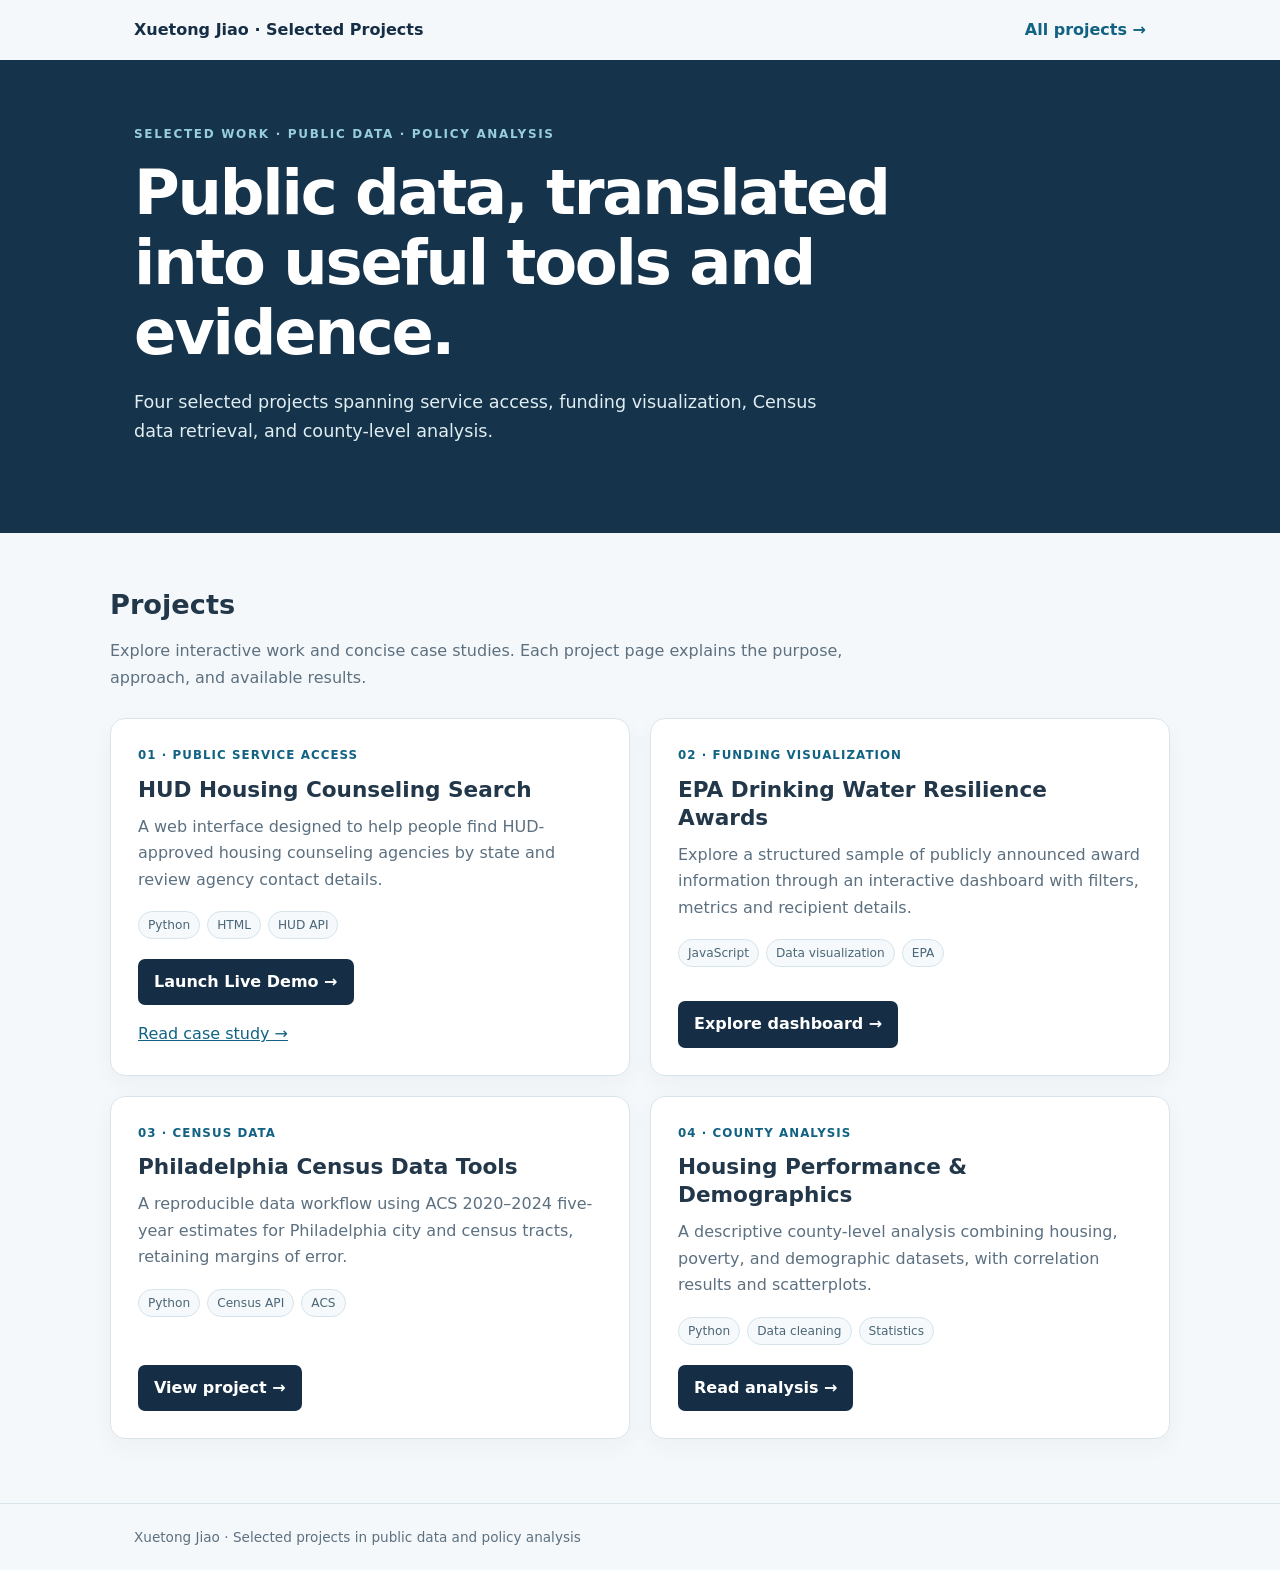
<file: index.html>
<!doctype html><html lang="en"><head><meta charset="utf-8"><meta name="viewport" content="width=device-width,initial-scale=1"><meta name="description" content="Selected work in public data and policy analysis"><title>Selected Projects | Xuetong Jiao</title><link rel="stylesheet" href="assets/style.css"></head><body><div class="shell"><nav class="nav"><a class="brand" href="index.html">Xuetong Jiao · Selected Projects</a><a href="index.html">All projects →</a></nav></div><header class="hero"><div class="shell"><div class="eyebrow">Selected work · Public data · Policy analysis</div><h1>Public data, translated into useful tools and evidence.</h1><p>Four selected projects spanning service access, funding visualization, Census data retrieval, and county-level analysis.</p></div></header><main class="shell section"><h2>Projects</h2><p class="lede">Explore interactive work and concise case studies. Each project page explains the purpose, approach, and available results.</p><section class="grid" aria-label="Projects"><article class="card"><div class="tag">01 · Public service access</div><h3>HUD Housing Counseling Search</h3><p>A web interface designed to help people find HUD-approved housing counseling agencies by state and review agency contact details.</p><div class="pills"><span class="pill">Python</span><span class="pill">HTML</span><span class="pill">HUD API</span></div><a class="action" href="https://hud-housing-counseling-demo.onrender.com/" target="_blank" rel="noopener noreferrer">Launch Live Demo →</a><a class="subaction" href="projects/hud-housing-search/index.html">Read case study →</a></article><article class="card"><div class="tag">02 · Funding visualization</div><h3>EPA Drinking Water Resilience Awards</h3><p>Explore a structured sample of publicly announced award information through an interactive dashboard with filters, metrics and recipient details.</p><div class="pills"><span class="pill">JavaScript</span><span class="pill">Data visualization</span><span class="pill">EPA</span></div><a class="action" href="projects/epa-awards-dashboard/index.html">Explore dashboard →</a></article><article class="card"><div class="tag">03 · Census data</div><h3>Philadelphia Census Data Tools</h3><p>A reproducible data workflow using ACS 2020–2024 five-year estimates for Philadelphia city and census tracts, retaining margins of error.</p><div class="pills"><span class="pill">Python</span><span class="pill">Census API</span><span class="pill">ACS</span></div><a class="action" href="projects/philadelphia-census/index.html">View project →</a></article><article class="card"><div class="tag">04 · County analysis</div><h3>Housing Performance & Demographics</h3><p>A descriptive county-level analysis combining housing, poverty, and demographic datasets, with correlation results and scatterplots.</p><div class="pills"><span class="pill">Python</span><span class="pill">Data cleaning</span><span class="pill">Statistics</span></div><a class="action" href="projects/county-data-analysis/index.html">Read analysis →</a></article></section></main><footer><div class="shell">Xuetong Jiao · Selected projects in public data and policy analysis</div></footer></body></html>
</file>
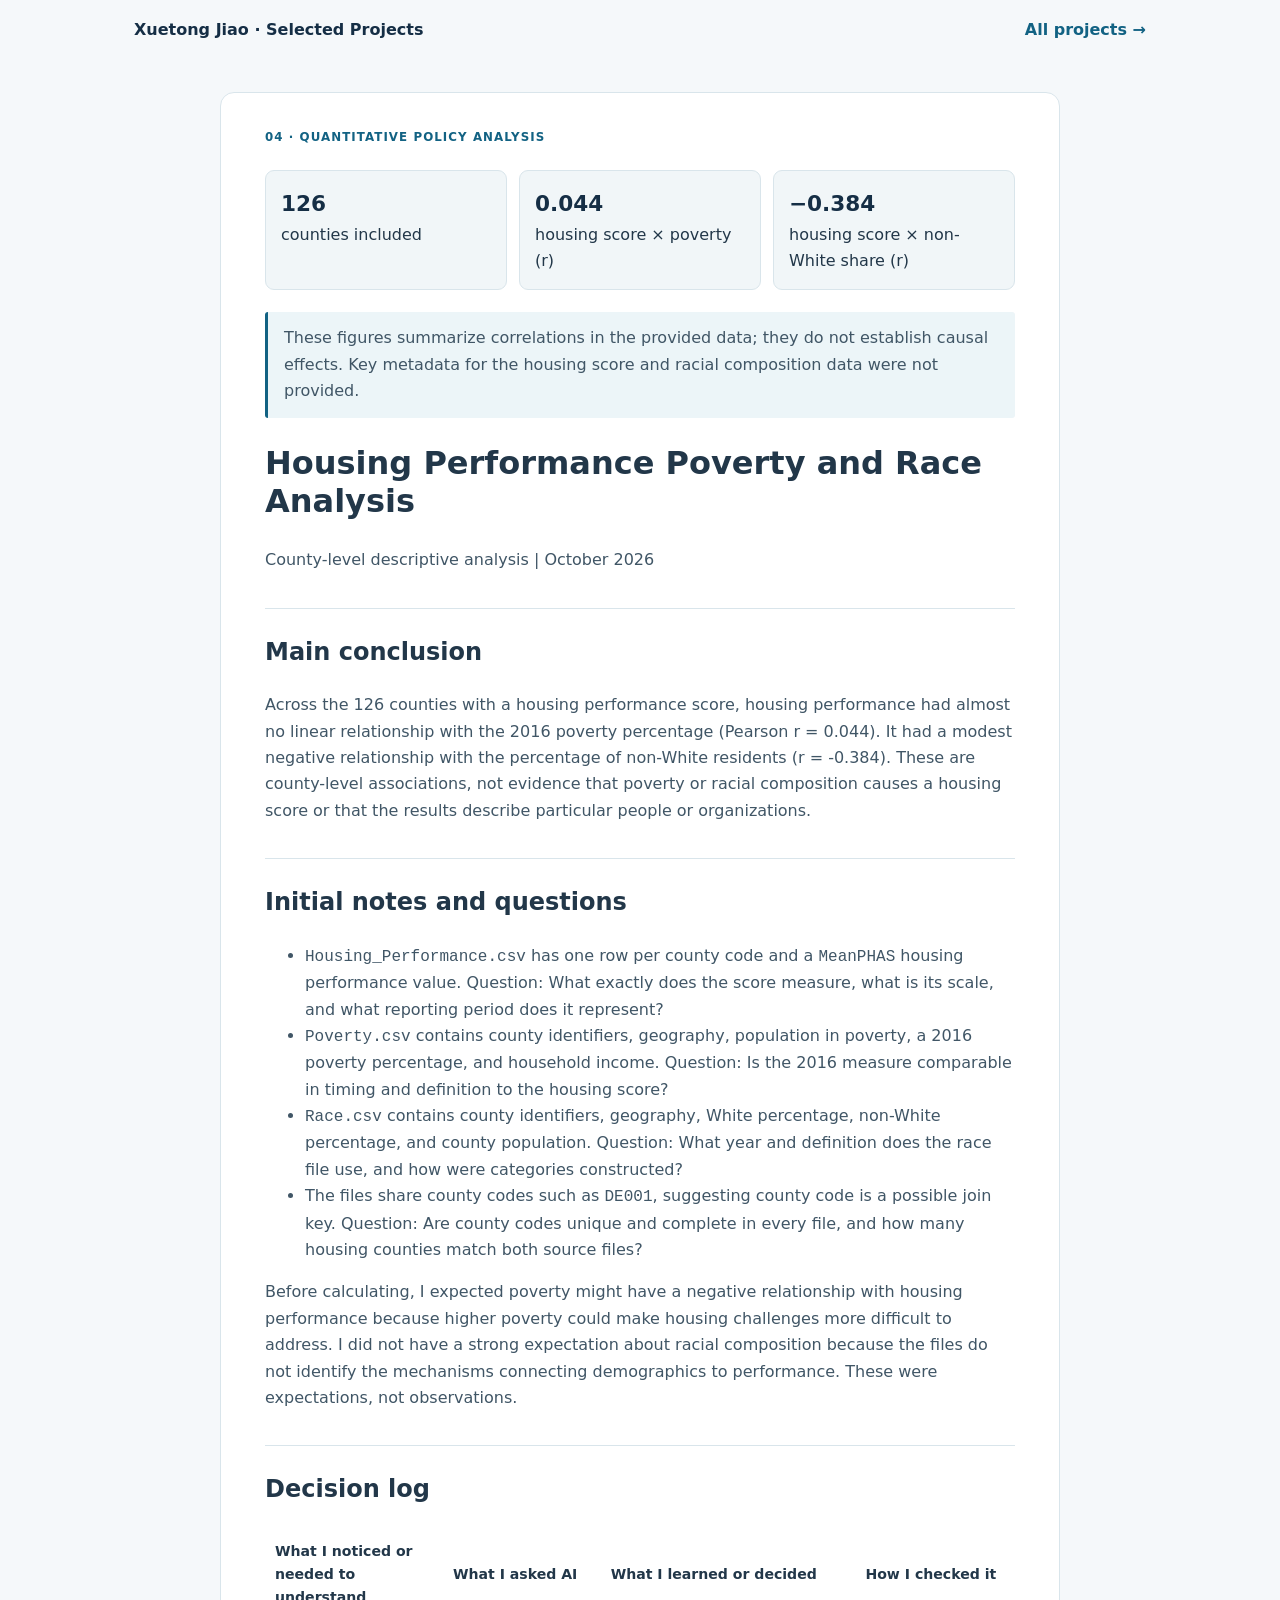
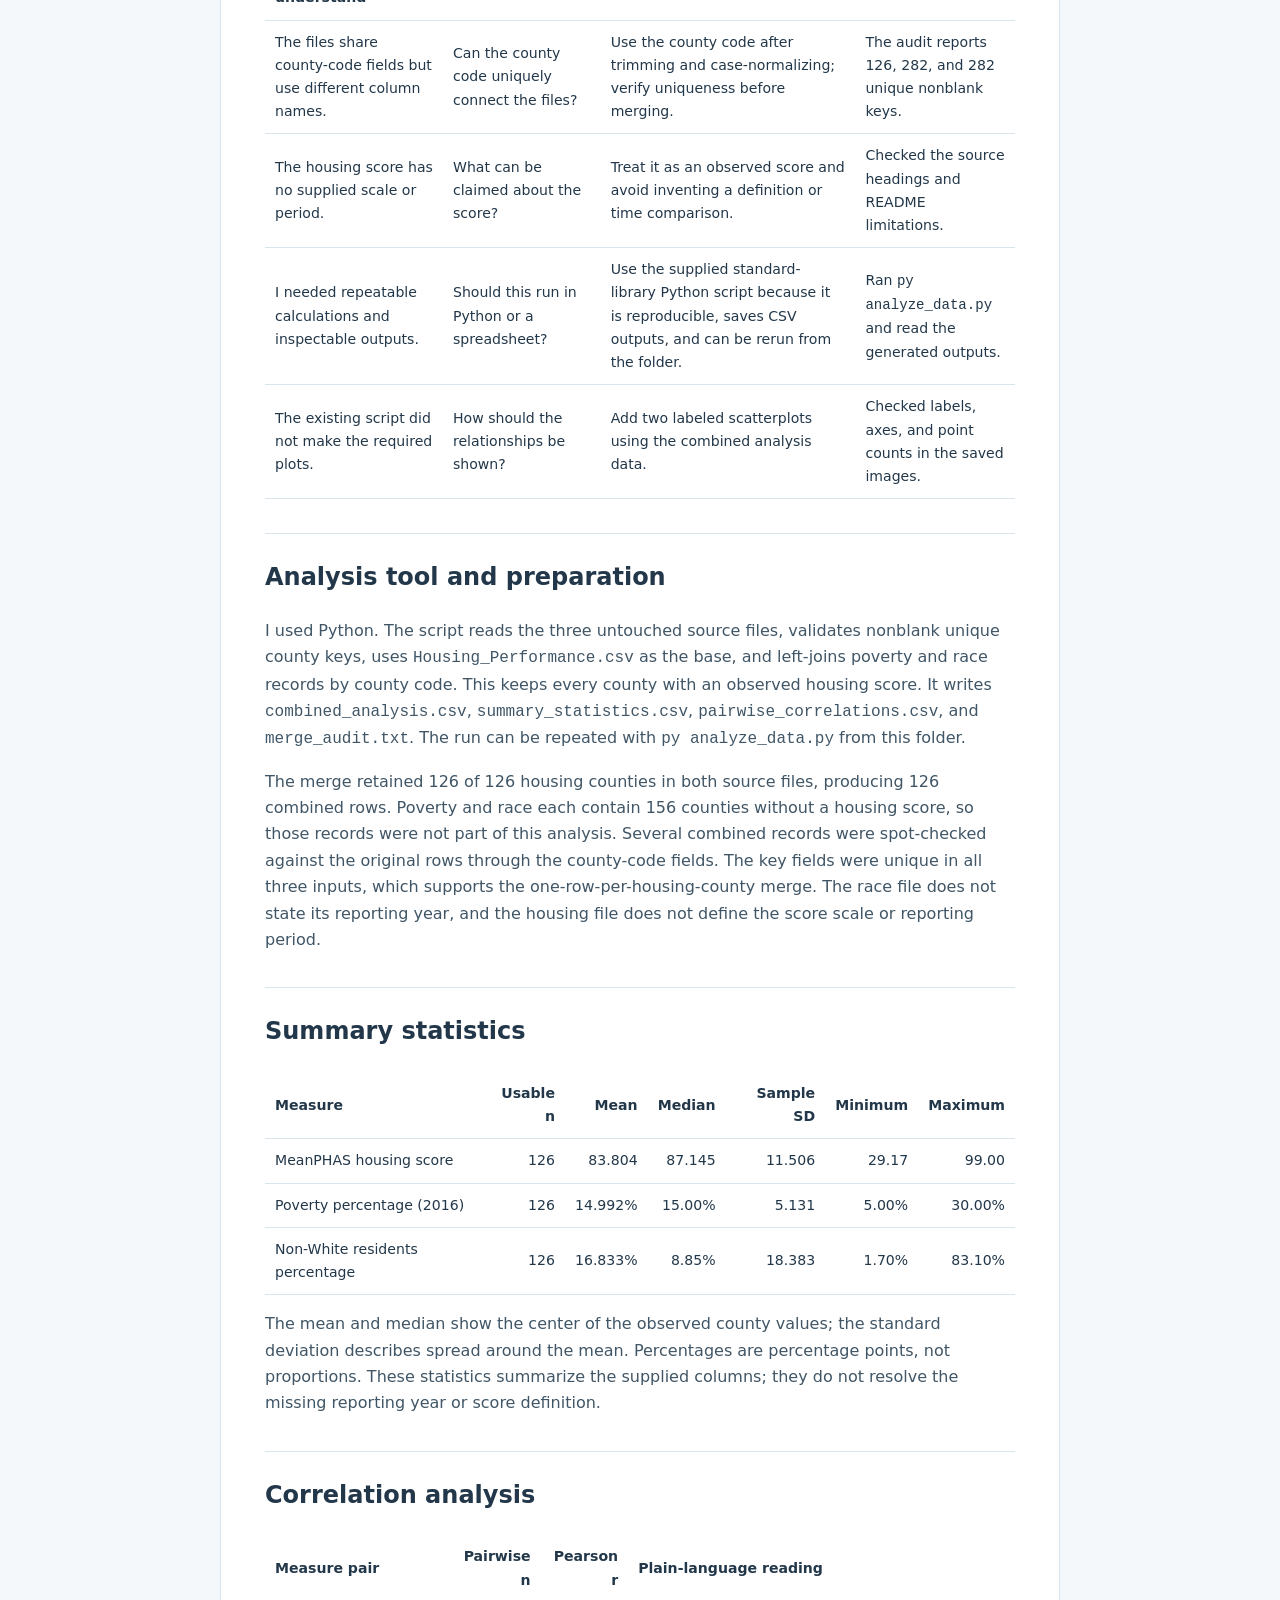
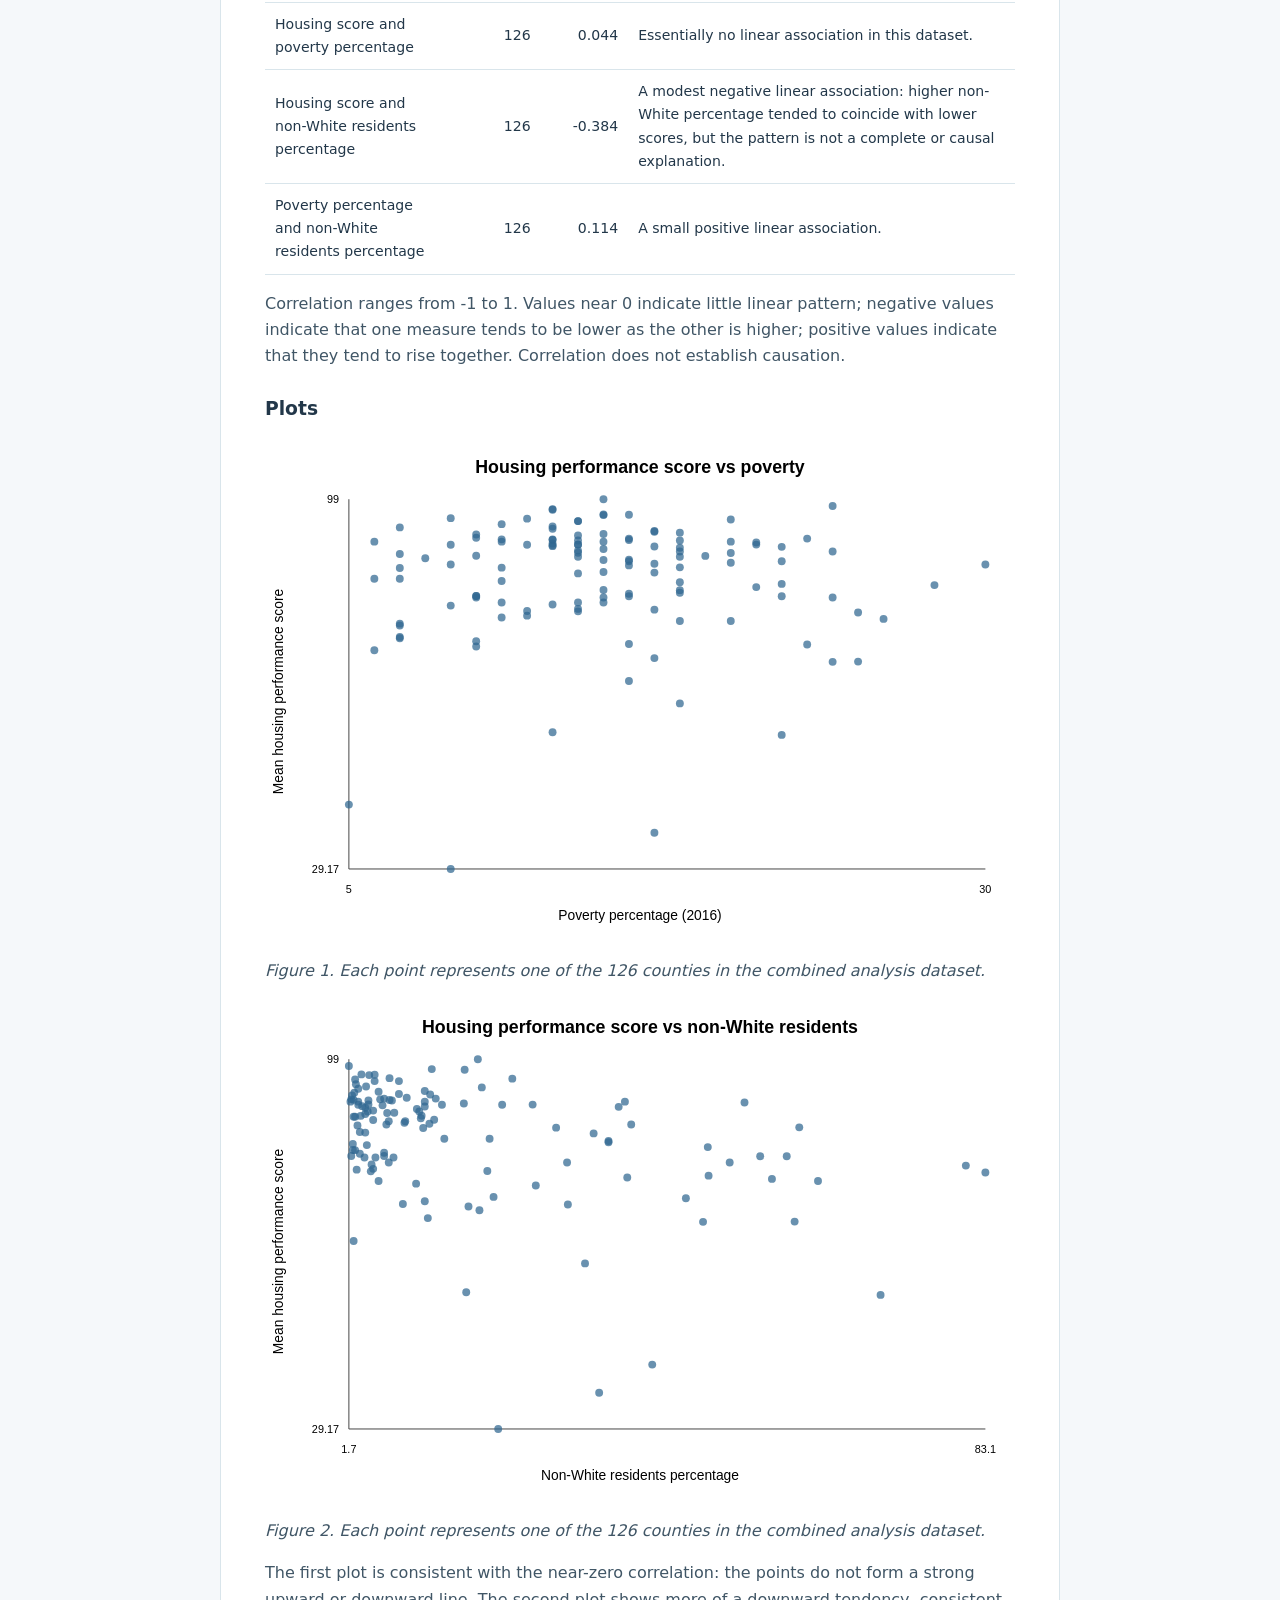
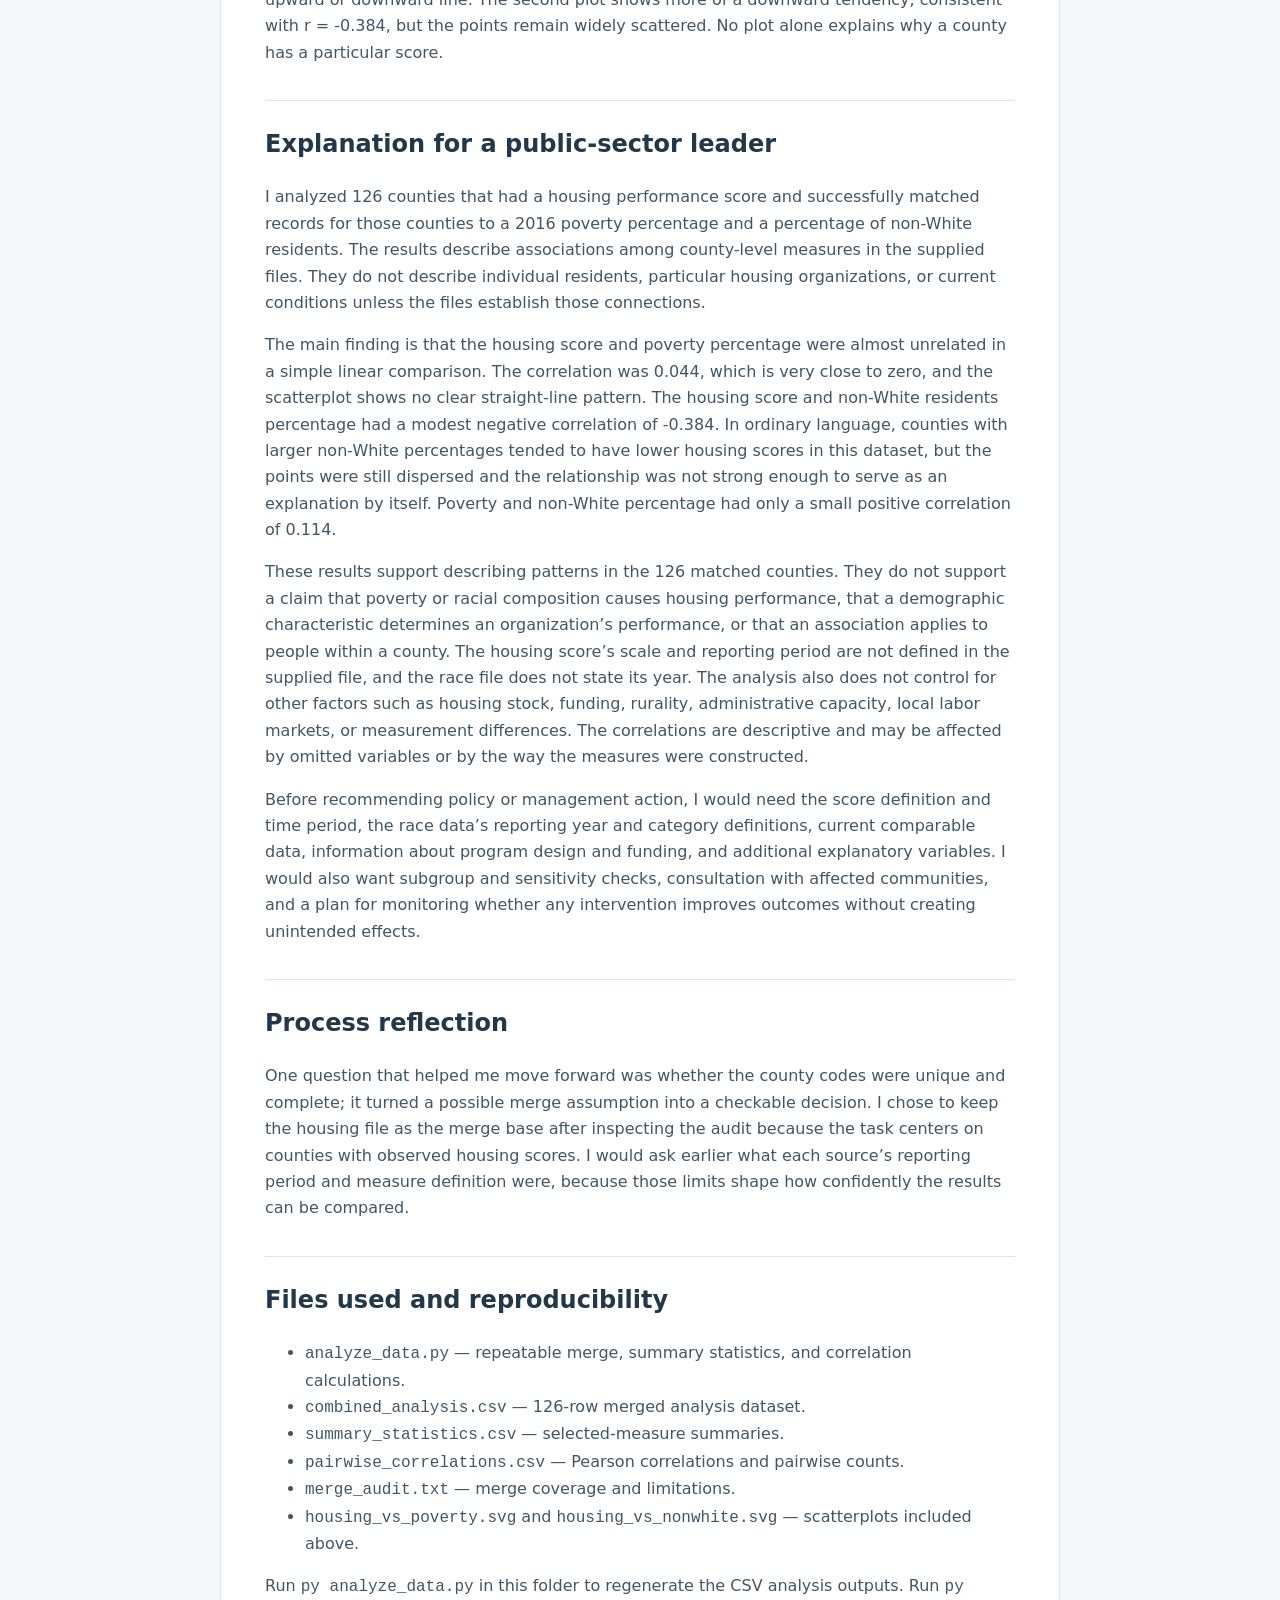
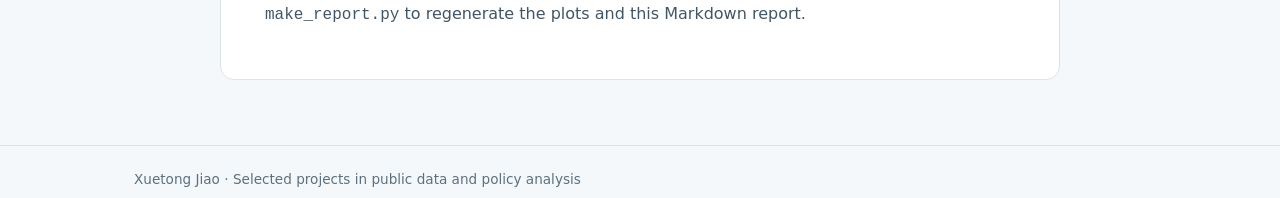
<file: projects/county-data-analysis/index.html>
<!doctype html><html lang="en"><head><meta charset="utf-8"><meta name="viewport" content="width=device-width,initial-scale=1"><meta name="description" content="Selected work in public data and policy analysis"><title>County Housing &amp; Demographic Analysis | Xuetong Jiao</title><link rel="stylesheet" href="../../assets/style.css"></head><body><div class="shell"><nav class="nav"><a class="brand" href="../../index.html">Xuetong Jiao · Selected Projects</a><a href="../../index.html">All projects →</a></nav></div><main class="shell"><article class="content"><div class="tag">04 · Quantitative policy analysis</div><div class="statgrid"><div class="stat"><strong>126</strong>counties included</div><div class="stat"><strong>0.044</strong>housing score × poverty (r)</div><div class="stat"><strong>−0.384</strong>housing score × non-White share (r)</div></div><p class="note">These figures summarize correlations in the provided data; they do not establish causal effects. Key metadata for the housing score and racial composition data were not provided.</p><h1>Housing Performance Poverty and Race Analysis</h1>
<p>County-level descriptive analysis | October 2026</p>
<h2>Main conclusion</h2>
<p>Across the 126 counties with a housing performance score, housing performance had almost no linear relationship with the 2016 poverty percentage (Pearson r = 0.044). It had a modest negative relationship with the percentage of non-White residents (r = -0.384). These are county-level associations, not evidence that poverty or racial composition causes a housing score or that the results describe particular people or organizations.</p>
<h2>Initial notes and questions</h2>
<ul>
<li><code>Housing_Performance.csv</code> has one row per county code and a <code>MeanPHAS</code> housing performance value. Question: What exactly does the score measure, what is its scale, and what reporting period does it represent?</li>
<li><code>Poverty.csv</code> contains county identifiers, geography, population in poverty, a 2016 poverty percentage, and household income. Question: Is the 2016 measure comparable in timing and definition to the housing score?</li>
<li><code>Race.csv</code> contains county identifiers, geography, White percentage, non-White percentage, and county population. Question: What year and definition does the race file use, and how were categories constructed?</li>
<li>The files share county codes such as <code>DE001</code>, suggesting county code is a possible join key. Question: Are county codes unique and complete in every file, and how many housing counties match both source files?</li>
</ul>
<p>Before calculating, I expected poverty might have a negative relationship with housing performance because higher poverty could make housing challenges more difficult to address. I did not have a strong expectation about racial composition because the files do not identify the mechanisms connecting demographics to performance. These were expectations, not observations.</p>
<h2>Decision log</h2>
<table>
<thead>
<tr>
  <th>What I noticed or needed to understand</th>
  <th>What I asked AI</th>
  <th>What I learned or decided</th>
  <th>How I checked it</th>
</tr>
</thead>
<tbody>
<tr>
  <td>The files share county-code fields but use different column names.</td>
  <td>Can the county code uniquely connect the files?</td>
  <td>Use the county code after trimming and case-normalizing; verify uniqueness before merging.</td>
  <td>The audit reports 126, 282, and 282 unique nonblank keys.</td>
</tr>
<tr>
  <td>The housing score has no supplied scale or period.</td>
  <td>What can be claimed about the score?</td>
  <td>Treat it as an observed score and avoid inventing a definition or time comparison.</td>
  <td>Checked the source headings and README limitations.</td>
</tr>
<tr>
  <td>I needed repeatable calculations and inspectable outputs.</td>
  <td>Should this run in Python or a spreadsheet?</td>
  <td>Use the supplied standard-library Python script because it is reproducible, saves CSV outputs, and can be rerun from the folder.</td>
  <td>Ran <code>py analyze_data.py</code> and read the generated outputs.</td>
</tr>
<tr>
  <td>The existing script did not make the required plots.</td>
  <td>How should the relationships be shown?</td>
  <td>Add two labeled scatterplots using the combined analysis data.</td>
  <td>Checked labels, axes, and point counts in the saved images.</td>
</tr>
</tbody>
</table>
<h2>Analysis tool and preparation</h2>
<p>I used Python. The script reads the three untouched source files, validates nonblank unique county keys, uses <code>Housing_Performance.csv</code> as the base, and left-joins poverty and race records by county code. This keeps every county with an observed housing score. It writes <code>combined_analysis.csv</code>, <code>summary_statistics.csv</code>, <code>pairwise_correlations.csv</code>, and <code>merge_audit.txt</code>. The run can be repeated with <code>py analyze_data.py</code> from this folder.</p>
<p>The merge retained 126 of 126 housing counties in both source files, producing 126 combined rows. Poverty and race each contain 156 counties without a housing score, so those records were not part of this analysis. Several combined records were spot-checked against the original rows through the county-code fields. The key fields were unique in all three inputs, which supports the one-row-per-housing-county merge. The race file does not state its reporting year, and the housing file does not define the score scale or reporting period.</p>
<h2>Summary statistics</h2>
<table>
<thead>
<tr>
  <th>Measure</th>
  <th style="text-align:right">Usable n</th>
  <th style="text-align:right">Mean</th>
  <th style="text-align:right">Median</th>
  <th style="text-align:right">Sample SD</th>
  <th style="text-align:right">Minimum</th>
  <th style="text-align:right">Maximum</th>
</tr>
</thead>
<tbody>
<tr>
  <td>MeanPHAS housing score</td>
  <td style="text-align:right">126</td>
  <td style="text-align:right">83.804</td>
  <td style="text-align:right">87.145</td>
  <td style="text-align:right">11.506</td>
  <td style="text-align:right">29.17</td>
  <td style="text-align:right">99.00</td>
</tr>
<tr>
  <td>Poverty percentage (2016)</td>
  <td style="text-align:right">126</td>
  <td style="text-align:right">14.992%</td>
  <td style="text-align:right">15.00%</td>
  <td style="text-align:right">5.131</td>
  <td style="text-align:right">5.00%</td>
  <td style="text-align:right">30.00%</td>
</tr>
<tr>
  <td>Non-White residents percentage</td>
  <td style="text-align:right">126</td>
  <td style="text-align:right">16.833%</td>
  <td style="text-align:right">8.85%</td>
  <td style="text-align:right">18.383</td>
  <td style="text-align:right">1.70%</td>
  <td style="text-align:right">83.10%</td>
</tr>
</tbody>
</table>
<p>The mean and median show the center of the observed county values; the standard deviation describes spread around the mean. Percentages are percentage points, not proportions. These statistics summarize the supplied columns; they do not resolve the missing reporting year or score definition.</p>
<h2>Correlation analysis</h2>
<table>
<thead>
<tr>
  <th>Measure pair</th>
  <th style="text-align:right">Pairwise n</th>
  <th style="text-align:right">Pearson r</th>
  <th>Plain-language reading</th>
</tr>
</thead>
<tbody>
<tr>
  <td>Housing score and poverty percentage</td>
  <td style="text-align:right">126</td>
  <td style="text-align:right">0.044</td>
  <td>Essentially no linear association in this dataset.</td>
</tr>
<tr>
  <td>Housing score and non-White residents percentage</td>
  <td style="text-align:right">126</td>
  <td style="text-align:right">-0.384</td>
  <td>A modest negative linear association: higher non-White percentage tended to coincide with lower scores, but the pattern is not a complete or causal explanation.</td>
</tr>
<tr>
  <td>Poverty percentage and non-White residents percentage</td>
  <td style="text-align:right">126</td>
  <td style="text-align:right">0.114</td>
  <td>A small positive linear association.</td>
</tr>
</tbody>
</table>
<p>Correlation ranges from -1 to 1. Values near 0 indicate little linear pattern; negative values indicate that one measure tends to be lower as the other is higher; positive values indicate that they tend to rise together. Correlation does not establish causation.</p>
<h3>Plots</h3>
<p><img src="housing_vs_poverty.svg" alt="Housing performance score versus poverty percentage" /></p>
<p><em>Figure 1. Each point represents one of the 126 counties in the combined analysis dataset.</em></p>
<p><img src="housing_vs_nonwhite.svg" alt="Housing performance score versus non-White residents percentage" /></p>
<p><em>Figure 2. Each point represents one of the 126 counties in the combined analysis dataset.</em></p>
<p>The first plot is consistent with the near-zero correlation: the points do not form a strong upward or downward line. The second plot shows more of a downward tendency, consistent with r = -0.384, but the points remain widely scattered. No plot alone explains why a county has a particular score.</p>
<h2>Explanation for a public-sector leader</h2>
<p>I analyzed 126 counties that had a housing performance score and successfully matched records for those counties to a 2016 poverty percentage and a percentage of non-White residents. The results describe associations among county-level measures in the supplied files. They do not describe individual residents, particular housing organizations, or current conditions unless the files establish those connections.</p>
<p>The main finding is that the housing score and poverty percentage were almost unrelated in a simple linear comparison. The correlation was 0.044, which is very close to zero, and the scatterplot shows no clear straight-line pattern. The housing score and non-White residents percentage had a modest negative correlation of -0.384. In ordinary language, counties with larger non-White percentages tended to have lower housing scores in this dataset, but the points were still dispersed and the relationship was not strong enough to serve as an explanation by itself. Poverty and non-White percentage had only a small positive correlation of 0.114.</p>
<p>These results support describing patterns in the 126 matched counties. They do not support a claim that poverty or racial composition causes housing performance, that a demographic characteristic determines an organization’s performance, or that an association applies to people within a county. The housing score’s scale and reporting period are not defined in the supplied file, and the race file does not state its year. The analysis also does not control for other factors such as housing stock, funding, rurality, administrative capacity, local labor markets, or measurement differences. The correlations are descriptive and may be affected by omitted variables or by the way the measures were constructed.</p>
<p>Before recommending policy or management action, I would need the score definition and time period, the race data’s reporting year and category definitions, current comparable data, information about program design and funding, and additional explanatory variables. I would also want subgroup and sensitivity checks, consultation with affected communities, and a plan for monitoring whether any intervention improves outcomes without creating unintended effects.</p>
<h2>Process reflection</h2>
<p>One question that helped me move forward was whether the county codes were unique and complete; it turned a possible merge assumption into a checkable decision. I chose to keep the housing file as the merge base after inspecting the audit because the task centers on counties with observed housing scores. I would ask earlier what each source’s reporting period and measure definition were, because those limits shape how confidently the results can be compared.</p>
<h2>Files used and reproducibility</h2>
<ul>
<li><code>analyze_data.py</code> — repeatable merge, summary statistics, and correlation calculations.</li>
<li><code>combined_analysis.csv</code> — 126-row merged analysis dataset.</li>
<li><code>summary_statistics.csv</code> — selected-measure summaries.</li>
<li><code>pairwise_correlations.csv</code> — Pearson correlations and pairwise counts.</li>
<li><code>merge_audit.txt</code> — merge coverage and limitations.</li>
<li><code>housing_vs_poverty.svg</code> and <code>housing_vs_nonwhite.svg</code> — scatterplots included above.</li>
</ul>
<p>Run <code>py analyze_data.py</code> in this folder to regenerate the CSV analysis outputs. Run <code>py make_report.py</code> to regenerate the plots and this Markdown report.</p>
</article></main><footer><div class="shell">Xuetong Jiao · Selected projects in public data and policy analysis</div></footer></body></html>
</file>
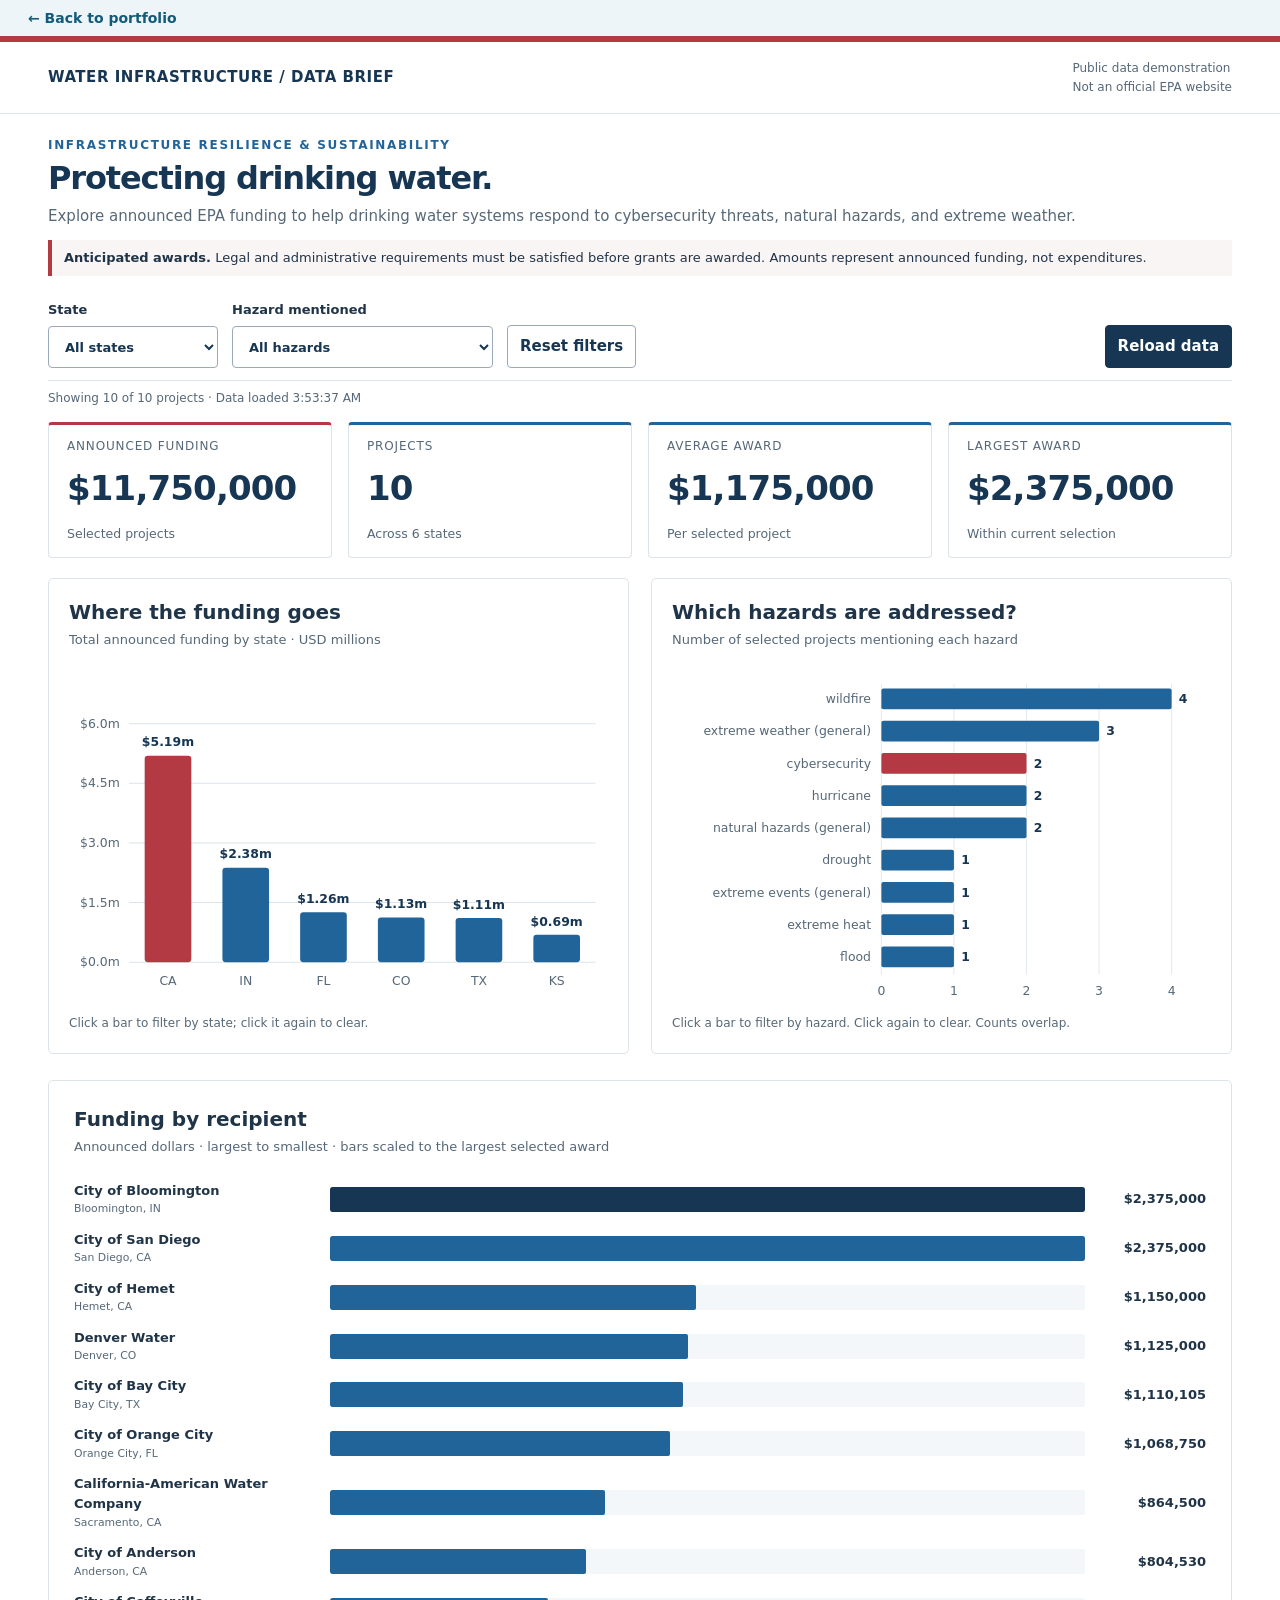
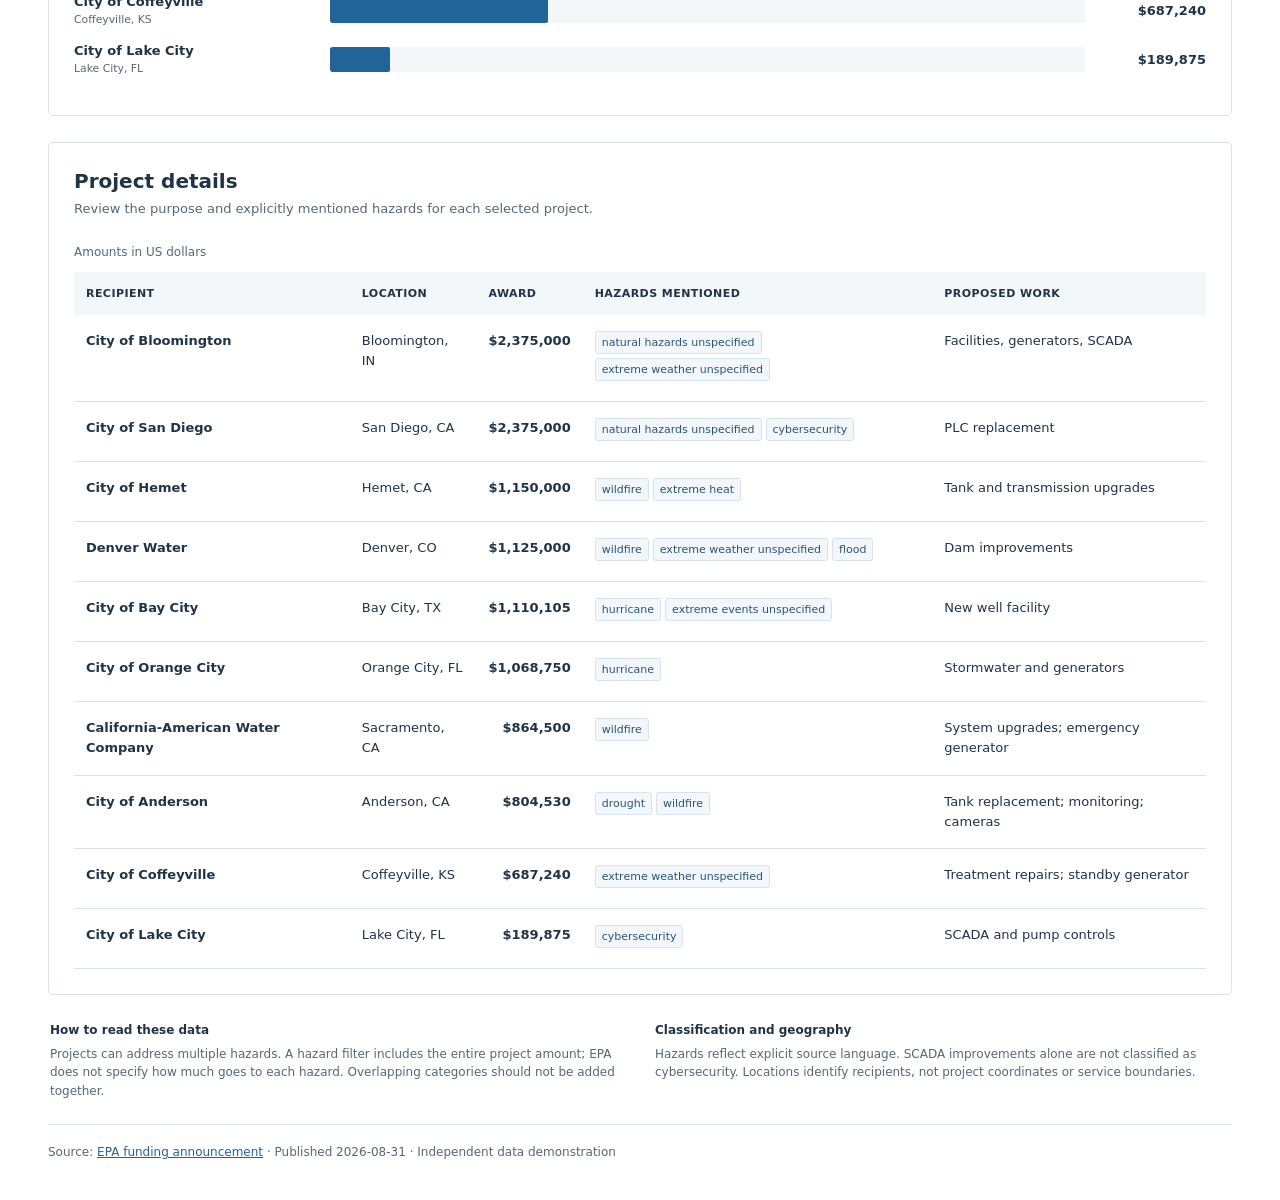
<file: projects/epa-awards-dashboard/index.html>
<!doctype html>
<html lang="en">
<head>
<meta charset="utf-8">
<meta name="viewport" content="width=device-width, initial-scale=1">
<title>Drinking Water Resilience | Award Dashboard</title>
<style>
:root{--navy:#163653;--blue:#21649a;--red:#b33942;--ink:#203448;--muted:#566878;--line:#dce3e9;--pale:#f4f7fa}*{box-sizing:border-box}body{margin:0;background:#fff;color:var(--ink);font:15px/1.55 system-ui,-apple-system,"Segoe UI",sans-serif}.top{border-top:6px solid var(--red);border-bottom:1px solid var(--line)}.top-inner{max-width:1240px;margin:auto;padding:17px 28px;display:flex;justify-content:space-between;gap:16px;align-items:center}.brand{font-weight:750;color:var(--navy);letter-spacing:.035em}.tag{font-size:12px;color:var(--muted)}main{max-width:1240px;margin:auto;padding:38px 28px}h1{font-size:clamp(30px,4vw,44px);letter-spacing:-.035em;line-height:1.15;margin:8px 0 15px;color:var(--navy)}h2{font-size:20px;line-height:1.3;margin:0 0 5px}.eyebrow{font-size:12px;font-weight:750;letter-spacing:.14em;color:var(--blue);text-transform:uppercase}.intro{max-width:760px;color:var(--muted);margin:0 0 20px}.notice{border-left:4px solid var(--red);background:#faf5f5;padding:12px 16px;font-size:13px;margin:22px 0}.controls{display:flex;align-items:end;gap:14px;flex-wrap:wrap;padding:20px 0;border-bottom:1px solid var(--line)}label{display:grid;gap:6px;font-weight:650;font-size:13px}select,button{font:inherit;border:1px solid #9aaaba;border-radius:4px;min-height:42px;padding:9px 12px;background:white;color:var(--navy)}select{min-width:170px;max-width:100%}button{cursor:pointer;font-weight:650}button:hover{background:var(--pale)}button.primary{background:var(--navy);color:white;border-color:var(--navy)}button:disabled{opacity:.6;cursor:wait}:focus-visible{outline:3px solid #c9474f;outline-offset:3px}.reload{margin-left:auto}.status{font-size:12px;color:var(--muted);margin:12px 0 22px}.metrics{display:grid;grid-template-columns:repeat(4,1fr);gap:16px;margin-bottom:26px}.metric{border:1px solid var(--line);border-top:3px solid var(--blue);padding:21px 20px;border-radius:4px}.metric:first-child{border-top-color:var(--red)}.metric-label{font-size:12px;text-transform:uppercase;letter-spacing:.07em;color:var(--muted)}.value{font-size:clamp(23px,2.7vw,34px);font-weight:750;color:var(--navy);margin:7px 0;letter-spacing:-.025em}.metric small{color:var(--muted)}.panel{border:1px solid var(--line);border-radius:5px;padding:25px;margin-bottom:26px}.sub{font-size:13px;color:var(--muted);margin:0 0 24px}.bar-row{display:grid;grid-template-columns:240px minmax(40px,1fr) 105px;gap:16px;align-items:center;margin:16px 0;font-size:13px}.bar-label{font-weight:600}.bar-label small{display:block;font-weight:400;color:var(--muted)}.track{height:18px;background:var(--pale);border-radius:2px;overflow:hidden}.fill{height:100%;background:var(--blue);border-radius:2px}.bar-row:first-child .fill{background:var(--navy)}.amount{text-align:right;font-variant-numeric:tabular-nums;font-weight:650}.table-wrap{overflow-x:auto}table{width:100%;border-collapse:collapse;font-size:13px;text-align:left}th{background:var(--pale);font-size:11px;text-transform:uppercase;letter-spacing:.04em;padding:13px 12px;white-space:nowrap}td{padding:16px 12px;border-bottom:1px solid var(--line);vertical-align:top}td:first-child{font-weight:650;min-width:170px}td:last-child{min-width:170px}.chip{display:inline-block;border:1px solid #d5e3ef;border-radius:3px;background:#f3f7fb;color:#285573;font-size:11px;padding:2px 6px;margin:0 4px 4px 0}.foot{display:grid;grid-template-columns:1fr 1fr;gap:30px;color:var(--muted);font-size:12px;padding:0 2px 24px}.foot strong{display:block;color:var(--ink);margin-bottom:5px}a{color:var(--blue)}.error{background:#fff1f1;border:1px solid var(--red);padding:16px;margin:20px 0}.empty{padding:28px;color:var(--muted);text-align:center}[hidden]{display:none!important}footer{border-top:1px solid var(--line);padding-top:18px;font-size:12px;color:var(--muted)}@media(max-width:800px){.metrics{grid-template-columns:repeat(2,1fr)}.bar-row{grid-template-columns:170px minmax(25px,1fr) 95px;gap:9px}.top-inner{align-items:start}.tag{max-width:170px;text-align:right}}@media(max-width:540px){main{padding:25px 16px}.top-inner{padding:14px 16px}.brand{font-size:12px}.metric{padding:15px 12px}.panel{padding:18px 12px}.bar-row{grid-template-columns:1fr 95px}.bar-label{grid-column:1 / -1}.track{height:14px}.foot{grid-template-columns:1fr;gap:16px}.reload{margin-left:0}label{width:100%}.value{font-size:24px}}
.chart-grid{display:grid;grid-template-columns:1fr 1fr;gap:22px}.chart-grid .panel{min-width:0;padding:20px}.chart-svg{display:block;width:100%;height:auto}.chart-svg text{font-family:system-ui,sans-serif;fill:var(--muted);font-size:12px}.chart-svg .chart-value{font-weight:700;fill:var(--navy)}main{padding-top:22px}h1{font-size:32px;margin:5px 0 8px}.intro{margin-bottom:8px;max-width:none}.notice{margin:12px 0;padding:8px 12px}.controls{padding:12px 0}.status{margin:8px 0 14px}.metric{padding:12px 18px}.metrics{margin-bottom:20px}.track{height:25px}.bar-row{margin:12px 0}.chart-note{font-size:12px;color:var(--muted);margin:8px 0 0}@media(max-width:850px){.chart-grid{grid-template-columns:1fr}}
.chart-bar{cursor:pointer;transition:opacity .15s}.chart-bar:hover{opacity:.75}.chart-bar:focus-visible,.chart-bar[aria-pressed="true"]{stroke:#163653;stroke-width:3;outline:none}</style>
</head>
<body><div style="padding:10px 28px;background:#edf5f8;font:14px system-ui,sans-serif"><a href="../../index.html" style="color:#145b7a;text-decoration:none;font-weight:700">← Back to portfolio</a></div>
<header class="top"><div class="top-inner"><div class="brand">WATER INFRASTRUCTURE / DATA BRIEF</div><div class="tag">Public data demonstration<br>Not an official EPA website</div></div></header>
<main>
<div class="eyebrow">Infrastructure resilience &amp; sustainability</div>
<h1>Protecting drinking water.</h1>
<p class="intro">Explore announced EPA funding to help drinking water systems respond to cybersecurity threats, natural hazards, and extreme weather.</p>
<div class="notice"><strong>Anticipated awards.</strong> Legal and administrative requirements must be satisfied before grants are awarded. Amounts represent announced funding, not expenditures.</div>
<section class="controls" aria-label="Filter awards">
<label>State<select id="state"><option value="">All states</option></select></label>
<label>Hazard mentioned<select id="hazard"><option value="">All hazards</option></select></label>
<button id="reset">Reset filters</button><button id="reload" class="primary reload">Reload data</button>
</section>
<p id="status" class="status" role="status" aria-live="polite">Loading dataset…</p>
<div id="error" class="error" role="alert" hidden></div>
<div id="content" hidden>
<section class="metrics" aria-label="Summary of filtered awards">
<div class="metric"><div class="metric-label">Announced funding</div><div class="value" id="total"></div><small>Selected projects</small></div>
<div class="metric"><div class="metric-label">Projects</div><div class="value" id="count"></div><small id="states"></small></div>
<div class="metric"><div class="metric-label">Average award</div><div class="value" id="average"></div><small>Per selected project</small></div>
<div class="metric"><div class="metric-label">Largest award</div><div class="value" id="largest"></div><small>Within current selection</small></div>
</section>
<div class="chart-grid">
<section class="panel"><h2>Where the funding goes</h2><p class="sub">Total announced funding by state · USD millions</p><div id="state-chart"></div><p class="chart-note">Click a bar to filter by state; click it again to clear.</p></section>
<section class="panel"><h2>Which hazards are addressed?</h2><p class="sub">Number of selected projects mentioning each hazard</p><div id="hazard-chart"></div><p class="chart-note">Click a bar to filter by hazard. Click again to clear. Counts overlap.</p></section>
</div>
<section class="panel"><h2>Funding by recipient</h2><p class="sub">Announced dollars · largest to smallest · bars scaled to the largest selected award</p><div id="bars" aria-label="Recipient funding comparison"></div></section>
<section class="panel"><h2>Project details</h2><p class="sub">Review the purpose and explicitly mentioned hazards for each selected project.</p><div class="table-wrap"><table><caption class="tag" style="text-align:left;padding-bottom:10px">Amounts in US dollars</caption><thead><tr><th scope="col">Recipient</th><th scope="col">Location</th><th scope="col">Award</th><th scope="col">Hazards mentioned</th><th scope="col">Proposed work</th></tr></thead><tbody id="rows"></tbody></table></div><p id="empty" class="empty" hidden>No projects match these filters. Reset filters to view all awards.</p></section>
<div class="foot"><div><strong>How to read these data</strong>Projects can address multiple hazards. A hazard filter includes the entire project amount; EPA does not specify how much goes to each hazard. Overlapping categories should not be added together.</div><div><strong>Classification and geography</strong>Hazards reflect explicit source language. SCADA improvements alone are not classified as cybersecurity. Locations identify recipients, not project coordinates or service boundaries.</div></div>
</div>
<footer>Source: <a id="source" href="https://www.epa.gov/newsreleases/epa-announces-1175-million-help-protect-drinking-water-cyberattacks-and-extreme" target="_blank" rel="noopener noreferrer">EPA funding announcement</a><span id="published"></span> · Independent data demonstration</footer>
</main>
<script>
'use strict';
const $ = id => document.getElementById(id);
const dollars = new Intl.NumberFormat('en-US',{style:'currency',currency:'USD',maximumFractionDigits:0});
let awards = [], loadedAt = '';
const names = {CA:'California',CO:'Colorado',FL:'Florida',IN:'Indiana',KS:'Kansas',TX:'Texas'};
function el(tag,text,className){const node=document.createElement(tag);if(text!==undefined)node.textContent=text;if(className)node.className=className;return node;}
function validate(data){
 if(!data || !Array.isArray(data.awards) || !data.metadata)throw new Error('Expected metadata and an awards array.');
 const ids=new Set();
 for(const a of data.awards){
  if(!a || ['award_id','recipient','city','state','purpose'].some(k=>typeof a[k]!=='string'||!a[k].trim()) || !Number.isFinite(a.amount_usd)||a.amount_usd<0 || typeof a.cybersecurity_explicit!=='boolean'||typeof a.natural_hazard_explicit!=='boolean'||!Array.isArray(a.hazards)||a.hazards.some(h=>typeof h!=='string'||!h.trim())||ids.has(a.award_id))throw new Error('Invalid or duplicate award record. Check required fields and numeric amounts.');
  ids.add(a.award_id);
 }
}
function options(id,values,label){const select=$(id),previous=select.value;select.replaceChildren(new Option(label,''));for(const value of values)select.add(new Option(id==='state'?`${names[value]||value} (${value})`:value,value));if(values.includes(previous))select.value=previous;}
function svgNode(tag,attrs,text){const n=document.createElementNS('http://www.w3.org/2000/svg',tag);for(const [k,v] of Object.entries(attrs||{}))n.setAttribute(k,v);if(text!==undefined)n.textContent=text;return n;}
function interactiveBar(bar,filter,key,label){
 bar.classList.add('chart-bar');bar.setAttribute('role','button');bar.setAttribute('tabindex','0');
 const active=$(filter).value===key;
 bar.setAttribute('aria-pressed',String(active));bar.setAttribute('aria-label',`${label}. ${active?'Clear':'Filter by'} ${filter}: ${key}`);
 bar.dataset.filter=filter;bar.dataset.key=key;
 function activate(){
  $(filter).value=$(filter).value===key?'':key;render();
  const replacement=[...document.querySelectorAll('.chart-bar')].find(n=>n.dataset.filter===filter&&n.dataset.key===key);
  if(replacement)replacement.focus();else $(filter).focus();
 }
 bar.addEventListener('click',activate);
 bar.addEventListener('keydown',event=>{if(event.key==='Enter'||event.key===' '){event.preventDefault();activate();}});
}
function charts(selected){
 const stateTotals=new Map(),hazardCounts=new Map();
 for(const a of selected){stateTotals.set(a.state,(stateTotals.get(a.state)||0)+a.amount_usd);for(const h of new Set(a.hazards))hazardCounts.set(h,(hazardCounts.get(h)||0)+1);}
 for(const [id,entries,vertical] of [['state-chart',[...stateTotals].sort((a,b)=>b[1]-a[1]),true],['hazard-chart',[...hazardCounts].sort((a,b)=>b[1]-a[1]||a[0].localeCompare(b[0])),false]]){
  const host=$(id);host.replaceChildren();if(!entries.length){host.append(el('p','No projects match these filters.','empty'));continue;}
  const svg=svgNode('svg',{viewBox:'0 0 520 320',class:'chart-svg',role:'group','aria-label':entries.map(([k,v])=>`${k}: ${vertical?dollars.format(v):v+' projects'}`).join('; ')});
  const max=Math.max(...entries.map(e=>e[1]),1);
  if(vertical){
   const ceiling=Math.ceil(max/1000000)*1000000,base=278,height=230,left=58,width=450;
   for(let i=0;i<=4;i++){const y=base-height*i/4;svg.append(svgNode('line',{x1:left,y1:y,x2:508,y2:y,stroke:'#dce3e9'}),svgNode('text',{x:49,y:y+4,'text-anchor':'end'},'$'+(ceiling*i/4/1000000).toFixed(1)+'m'));}
   const step=width/entries.length;
   entries.forEach(([key,value],i)=>{const h=value/ceiling*height,x=left+i*step+step*.2,bar=svgNode('rect',{x,y:base-h,width:step*.6,height:h,rx:3,fill:i===0?'#b33942':'#21649a'});bar.append(svgNode('title',{},`${names[key]||key}: ${dollars.format(value)}`));interactiveBar(bar,'state',key,(names[key]||key)+': '+dollars.format(value));svg.append(bar,svgNode('text',{x:left+(i+.5)*step,y:base-h-9,'text-anchor':'middle',class:'chart-value'},'$'+(value/1000000).toFixed(2)+'m'),svgNode('text',{x:left+(i+.5)*step,y:300,'text-anchor':'middle'},key));});
  }else{
   const left=202,width=280,top=10,step=280/entries.length;
   for(let i=0;i<=max;i++){const x=left+i/max*width;svg.append(svgNode('line',{x1:x,y1:top,x2:x,y2:290,stroke:'#e5eaf0'}),svgNode('text',{x,y:310,'text-anchor':'middle'},i));}
   entries.forEach(([key,value],i)=>{const y=top+i*step+4,label=key.replace(' unspecified',' (general)');const bar=svgNode('rect',{x:left,y,width:value/max*width,height:Math.min(20,step-7),rx:2,fill:key==='cybersecurity'?'#b33942':'#21649a'});bar.append(svgNode('title',{},`${key}: ${value} projects`));interactiveBar(bar,'hazard',key,key+': '+value+' projects');svg.append(svgNode('text',{x:left-10,y:y+14,'text-anchor':'end'},label),bar,svgNode('text',{x:left+value/max*width+7,y:y+14,class:'chart-value'},value));});
  }
  host.append(svg);
 }
}
function render(){
 const selected=awards.filter(a=>(!$('state').value||a.state===$('state').value)&&(!$('hazard').value||a.hazards.includes($('hazard').value))).sort((a,b)=>b.amount_usd-a.amount_usd||a.recipient.localeCompare(b.recipient));
 charts(selected);
 const total=selected.reduce((s,a)=>s+a.amount_usd,0),max=selected.length?selected[0].amount_usd:0,nstates=new Set(selected.map(a=>a.state)).size;
 $('total').textContent=dollars.format(total);$('count').textContent=selected.length;$('states').textContent=`Across ${nstates} ${nstates===1?'state':'states'}`;$('average').textContent=selected.length?dollars.format(total/selected.length):'—';$('largest').textContent=selected.length?dollars.format(max):'—';
 $('status').textContent=`Showing ${selected.length} of ${awards.length} projects${$('state').value||$('hazard').value?' · Filters active':''} · Data loaded ${loadedAt}`;
 $('bars').replaceChildren();$('rows').replaceChildren();$('empty').hidden=selected.length>0;
 for(const a of selected){
  const row=el('div',undefined,'bar-row'),label=el('div',a.recipient,'bar-label');label.append(el('small',`${a.city}, ${a.state}`));const track=el('div',undefined,'track'),fill=el('div',undefined,'fill');fill.style.width=`${max?a.amount_usd/max*100:0}%`;track.append(fill);track.setAttribute('aria-hidden','true');row.append(label,track,el('div',dollars.format(a.amount_usd),'amount'));$('bars').append(row);
  const tr=el('tr'),hazards=el('td');for(const hazard of a.hazards)hazards.append(el('span',hazard,'chip'));tr.append(el('td',a.recipient),el('td',`${a.city}, ${a.state}`),el('td',dollars.format(a.amount_usd),'amount'),hazards,el('td',a.purpose));$('rows').append(tr);
 }
 if(!selected.length)$('bars').append(el('p','No projects match the current selection.','empty'));
}
async function load(){
 $('reload').disabled=true;$('error').hidden=true;$('status').textContent='Loading dataset…';
 try{
  const response=await fetch('./awards.json',{cache:'no-store'});if(!response.ok)throw new Error(`Dataset request failed (${response.status}).`);
  const data=await response.json();validate(data);awards=data.awards;loadedAt=new Date().toLocaleTimeString();
  options('state',[...new Set(awards.map(a=>a.state))].sort(),'All states');options('hazard',[...new Set(awards.flatMap(a=>a.hazards))].sort(),'All hazards');
  $('published').textContent=data.metadata.published_date?` · Published ${data.metadata.published_date}`:'';
  $('content').hidden=false;render();
 }catch(error){$('content').hidden=true;$('status').textContent='Data unavailable';$('error').textContent=`Unable to load awards.json. ${error.message} ${location.protocol==='file:'?'Open this dashboard through a local web server, rather than double-clicking the HTML file.':'Check that awards.json is in the same folder and contains valid data, then select Reload data.'}`;$('error').hidden=false;}
 finally{$('reload').disabled=false;}
}
$('state').addEventListener('change',render);$('hazard').addEventListener('change',render);$('reset').addEventListener('click',()=>{$('state').value='';$('hazard').value='';render();});$('reload').addEventListener('click',load);load();
</script>
</body>
</html>
</file>
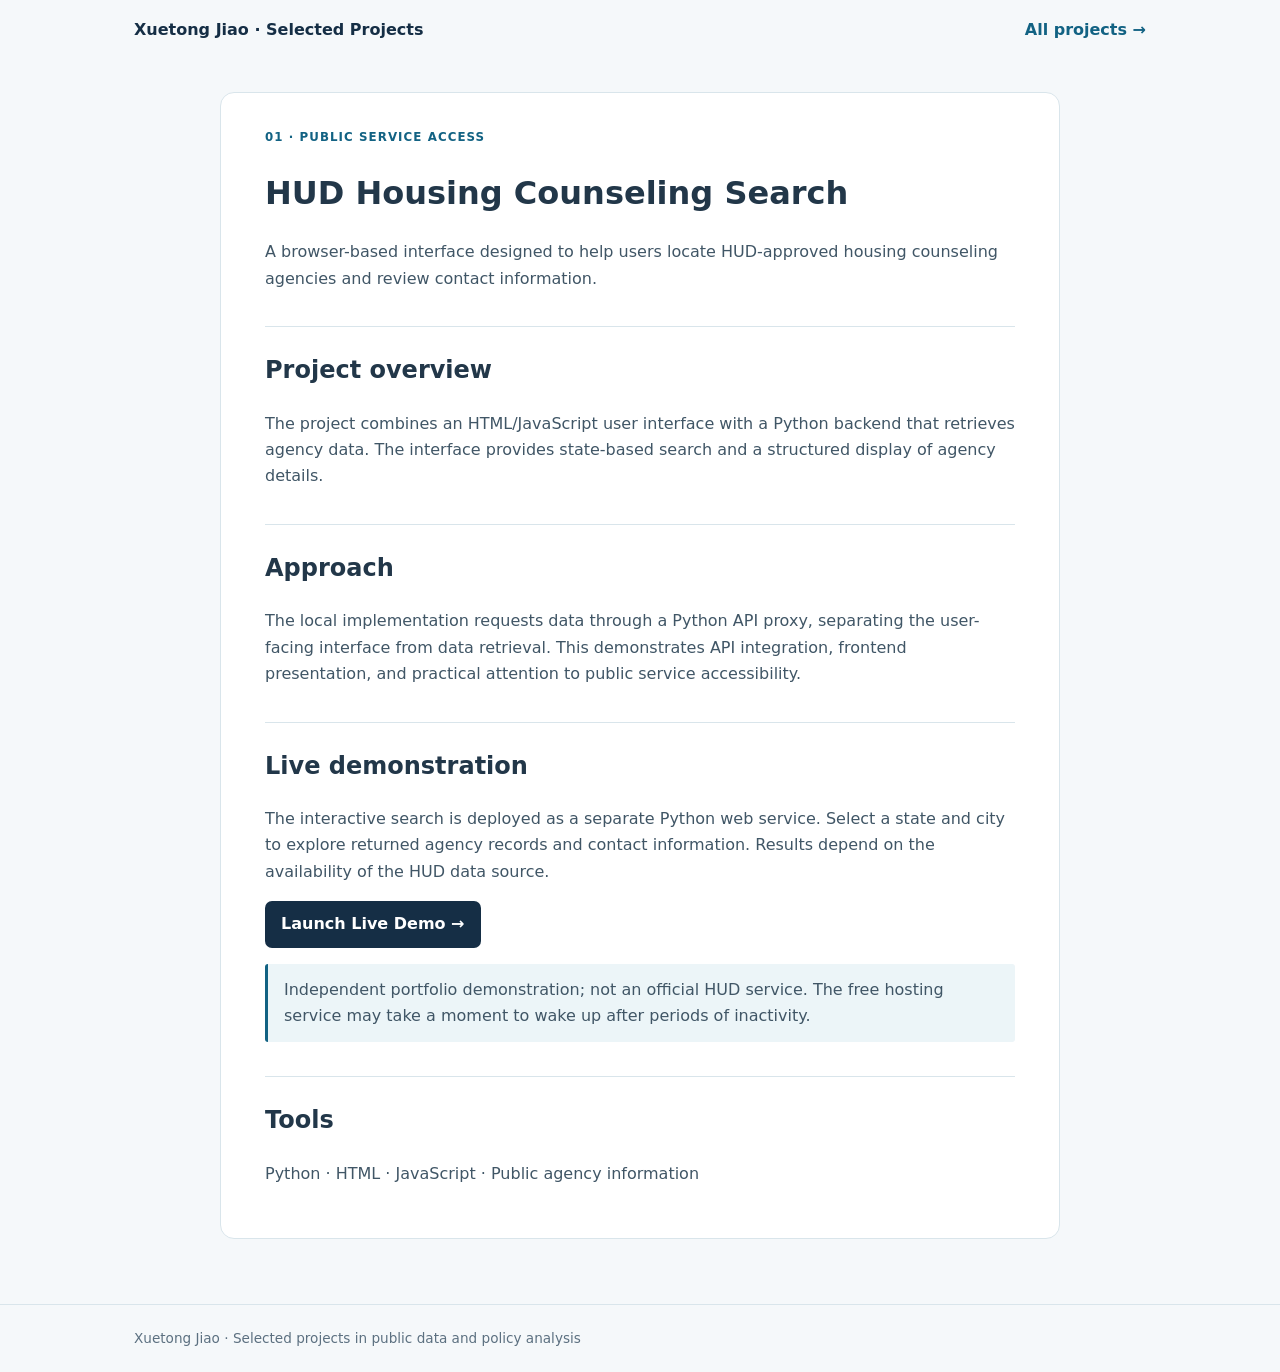
<file: projects/hud-housing-search/index.html>
<!doctype html><html lang="en"><head><meta charset="utf-8"><meta name="viewport" content="width=device-width,initial-scale=1"><meta name="description" content="Selected work in public data and policy analysis"><title>HUD Housing Counseling Search | Xuetong Jiao</title><link rel="stylesheet" href="../../assets/style.css"></head><body><div class="shell"><nav class="nav"><a class="brand" href="../../index.html">Xuetong Jiao · Selected Projects</a><a href="../../index.html">All projects →</a></nav></div><main class="shell"><article class="content"><div class="tag">01 · Public service access</div><h1>HUD Housing Counseling Search</h1><p class="lede">A browser-based interface designed to help users locate HUD-approved housing counseling agencies and review contact information.</p><h2>Project overview</h2><p>The project combines an HTML/JavaScript user interface with a Python backend that retrieves agency data. The interface provides state-based search and a structured display of agency details.</p><h2>Approach</h2><p>The local implementation requests data through a Python API proxy, separating the user-facing interface from data retrieval. This demonstrates API integration, frontend presentation, and practical attention to public service accessibility.</p><h2>Live demonstration</h2><p>The interactive search is deployed as a separate Python web service. Select a state and city to explore returned agency records and contact information. Results depend on the availability of the HUD data source.</p><p><a class="action" href="https://hud-housing-counseling-demo.onrender.com/" target="_blank" rel="noopener noreferrer">Launch Live Demo →</a></p><p class="note">Independent portfolio demonstration; not an official HUD service. The free hosting service may take a moment to wake up after periods of inactivity.</p><h2>Tools</h2><p>Python · HTML · JavaScript · Public agency information</p></article></main><footer><div class="shell">Xuetong Jiao · Selected projects in public data and policy analysis</div></footer></body></html>
</file>
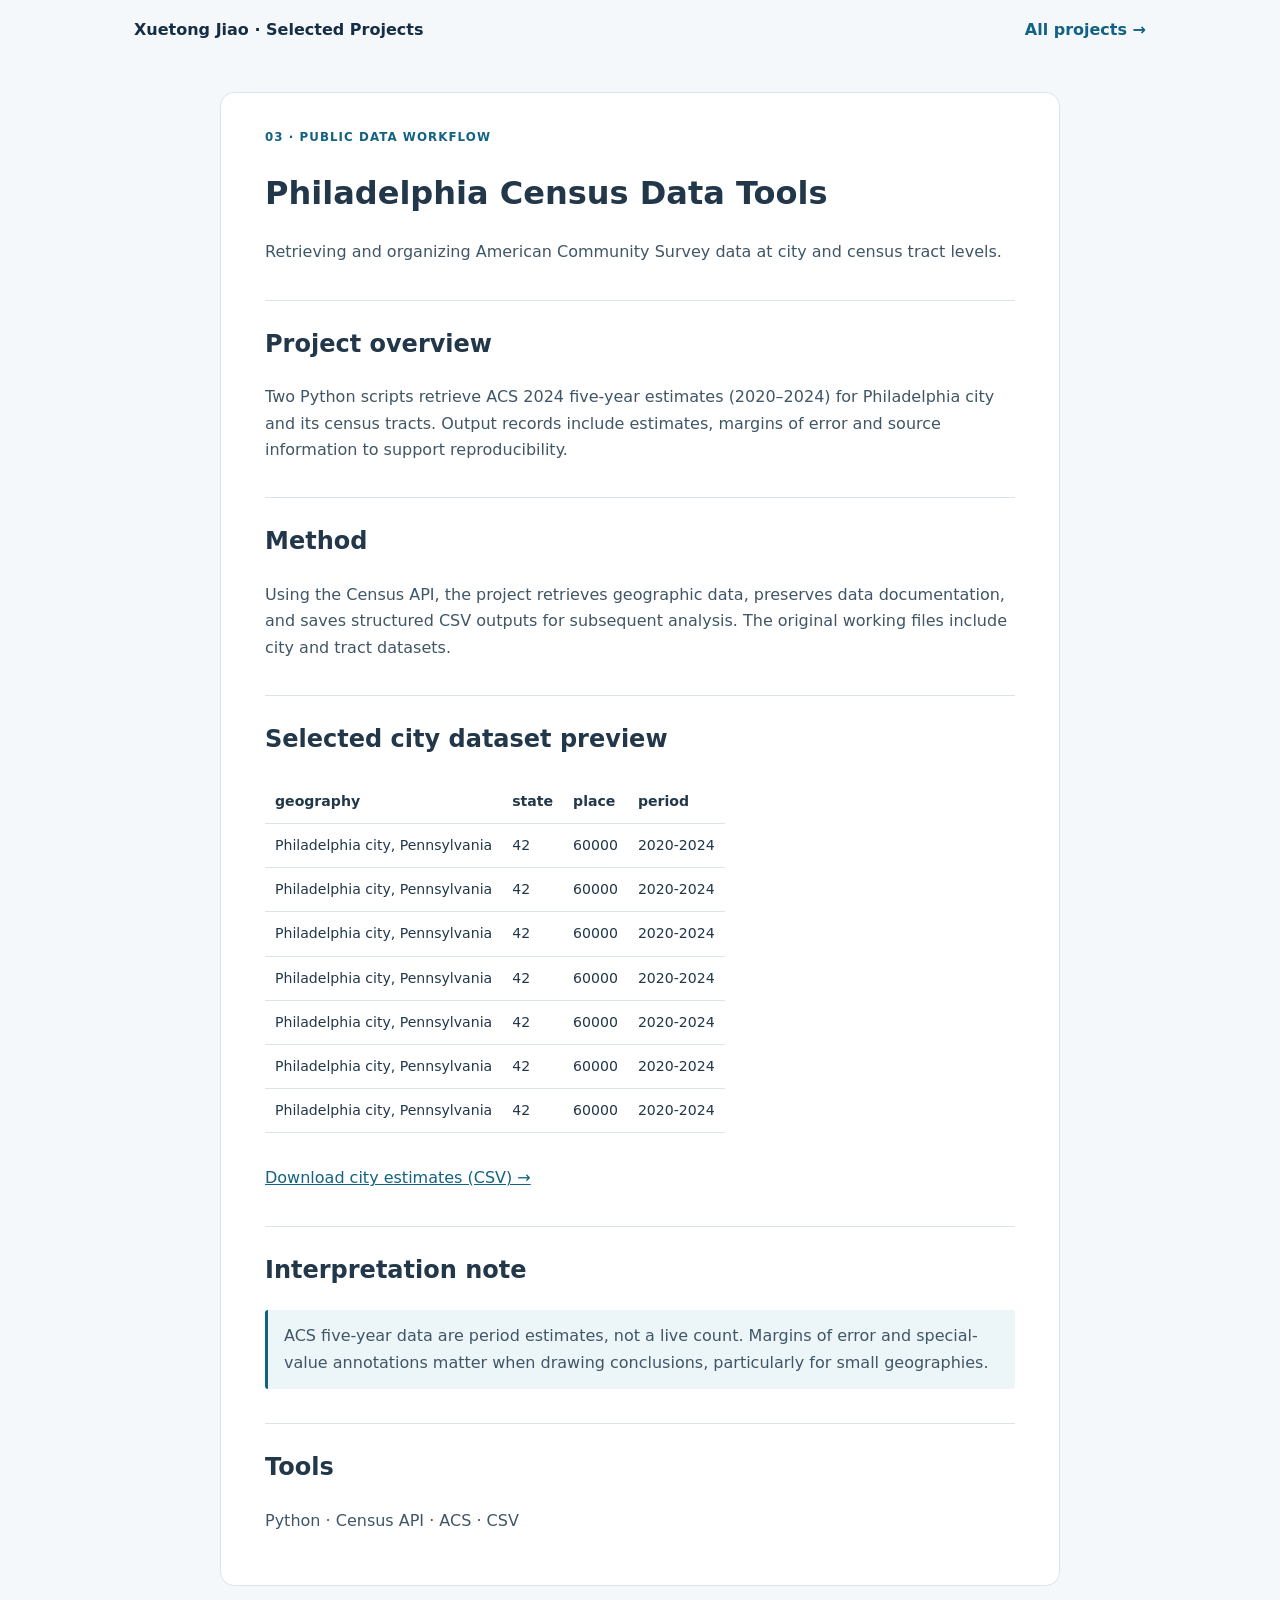
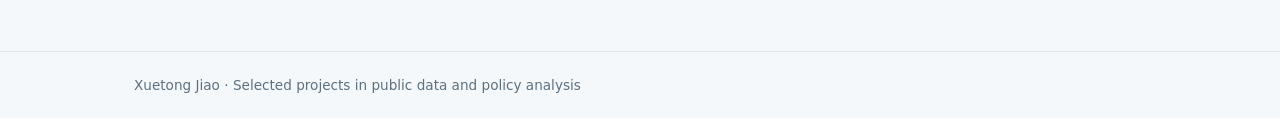
<file: projects/philadelphia-census/index.html>
<!doctype html><html lang="en"><head><meta charset="utf-8"><meta name="viewport" content="width=device-width,initial-scale=1"><meta name="description" content="Selected work in public data and policy analysis"><title>Philadelphia Census Data Tools | Xuetong Jiao</title><link rel="stylesheet" href="../../assets/style.css"></head><body><div class="shell"><nav class="nav"><a class="brand" href="../../index.html">Xuetong Jiao · Selected Projects</a><a href="../../index.html">All projects →</a></nav></div><main class="shell"><article class="content"><div class="tag">03 · Public data workflow</div><h1>Philadelphia Census Data Tools</h1><p class="lede">Retrieving and organizing American Community Survey data at city and census tract levels.</p><h2>Project overview</h2><p>Two Python scripts retrieve ACS 2024 five-year estimates (2020–2024) for Philadelphia city and its census tracts. Output records include estimates, margins of error and source information to support reproducibility.</p><h2>Method</h2><p>Using the Census API, the project retrieves geographic data, preserves data documentation, and saves structured CSV outputs for subsequent analysis. The original working files include city and tract datasets.</p><h2>Selected city dataset preview</h2><table><thead><tr><th>geography</th><th>state</th><th>place</th><th>period</th></tr></thead><tbody><tr><td>Philadelphia city, Pennsylvania</td><td>42</td><td>60000</td><td>2020-2024</td></tr><tr><td>Philadelphia city, Pennsylvania</td><td>42</td><td>60000</td><td>2020-2024</td></tr><tr><td>Philadelphia city, Pennsylvania</td><td>42</td><td>60000</td><td>2020-2024</td></tr><tr><td>Philadelphia city, Pennsylvania</td><td>42</td><td>60000</td><td>2020-2024</td></tr><tr><td>Philadelphia city, Pennsylvania</td><td>42</td><td>60000</td><td>2020-2024</td></tr><tr><td>Philadelphia city, Pennsylvania</td><td>42</td><td>60000</td><td>2020-2024</td></tr><tr><td>Philadelphia city, Pennsylvania</td><td>42</td><td>60000</td><td>2020-2024</td></tr></tbody></table><p><a class="subaction" href="city-estimates.csv">Download city estimates (CSV) →</a></p><h2>Interpretation note</h2><p class="note">ACS five-year data are period estimates, not a live count. Margins of error and special-value annotations matter when drawing conclusions, particularly for small geographies.</p><h2>Tools</h2><p>Python · Census API · ACS · CSV</p></article></main><footer><div class="shell">Xuetong Jiao · Selected projects in public data and policy analysis</div></footer></body></html>
</file>
<file: assets/style.css>
:root{--navy:#152e45;--blue:#126283;--text:#223749;--muted:#5c7080;--bg:#f5f8fa;--line:#d9e5eb}*{box-sizing:border-box}html{scroll-behavior:smooth}body{margin:0;background:var(--bg);color:var(--text);font:16px/1.65 system-ui,-apple-system,'Segoe UI',sans-serif}a{color:var(--blue)}.shell{max-width:1060px;margin:auto;padding:0 24px}.nav{display:flex;justify-content:space-between;align-items:center;gap:16px;padding:17px 0}.nav a{text-decoration:none;font-weight:650}.brand{color:var(--navy)}.hero{background:#15344b;color:#fff;padding:65px 0 70px}.eyebrow{text-transform:uppercase;letter-spacing:.14em;font-size:.75rem;font-weight:800;color:#97cddd}.hero h1{font-size:clamp(2.2rem,5vw,3.9rem);line-height:1.12;max-width:790px;margin:13px 0 20px;letter-spacing:-.035em}.hero p{max-width:700px;font-size:1.1rem;color:#e1edf2}.section{padding:50px 0 64px}.section h2{font-size:1.7rem;margin:0 0 10px}.lede{max-width:760px;color:var(--muted);margin-top:0}.grid{display:grid;grid-template-columns:repeat(2,minmax(0,1fr));gap:20px;margin-top:27px}.card{background:white;border:1px solid var(--line);border-radius:15px;padding:27px;display:flex;flex-direction:column;box-shadow:0 8px 22px #1033490a}.card h3{font-size:1.35rem;line-height:1.3;margin:10px 0}.card p{color:var(--muted);margin:0 0 18px}.tag{font-size:.74rem;letter-spacing:.09em;text-transform:uppercase;color:var(--blue);font-weight:800}.pills{display:flex;flex-wrap:wrap;gap:7px;margin:0 0 20px}.pill{border:1px solid #d6e4eb;background:#f5f9fb;border-radius:20px;padding:3px 9px;font-size:.76rem;color:#4b6677}.action{display:inline-block;border-radius:7px;background:var(--navy);color:white;text-decoration:none;padding:10px 16px;font-weight:700;margin-top:auto;align-self:flex-start}.action:hover{background:#225876}.subaction{margin:16px 0 0;display:inline-block}.content{max-width:840px;background:white;border:1px solid var(--line);padding:35px 44px;border-radius:14px;margin:32px auto 65px}.content h1{line-height:1.2;font-size:2rem}.content h2{margin-top:34px;border-top:1px solid var(--line);padding-top:24px}.content h3{margin-top:24px}.content p,.content li{color:#405666}.content img{width:100%;height:auto;display:block;margin:20px auto}.content table{border-collapse:collapse;width:100%;font-size:.88rem;display:block;overflow-x:auto}.content th,.content td{padding:10px;border-bottom:1px solid var(--line);text-align:left}.content blockquote{border-left:3px solid #8dafbf;padding-left:16px;margin-left:0}.note{background:#ecf5f8;border-left:3px solid var(--blue);padding:13px 16px;border-radius:3px}.content code{overflow-wrap:anywhere}.statgrid{display:grid;grid-template-columns:repeat(3,1fr);gap:12px;margin:22px 0}.stat{background:#f1f6f8;border:1px solid var(--line);padding:15px;border-radius:9px}.stat strong{display:block;font-size:1.35rem;color:var(--navy)}footer{border-top:1px solid var(--line);padding:22px 0;color:var(--muted);font-size:.85rem}@media(max-width:700px){.grid,.statgrid{grid-template-columns:1fr}.content{padding:24px 21px}.section{padding:30px 0}.hero{padding:40px 0}}
</file>
